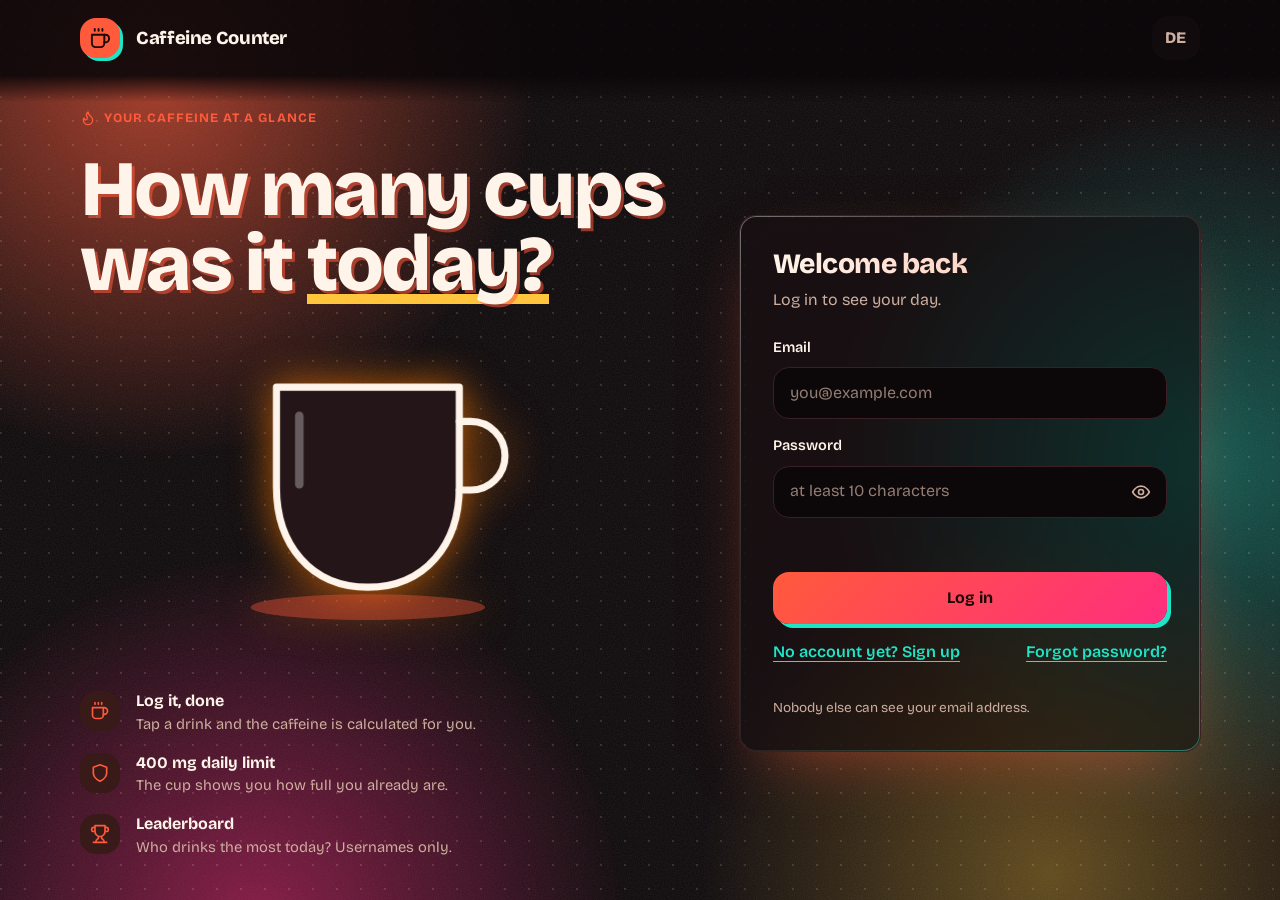
<file: index.html>
<!doctype html>
<html lang="de">
<head>
<meta charset="utf-8">
<meta name="viewport" content="width=device-width, initial-scale=1">
<!-- Auf GitHub Pages gibt es keine Server-Header: CSP hier. Erlaubt nur dieselbe Seite und Supabase. -->
<meta http-equiv="Content-Security-Policy" content="default-src 'self'; script-src 'self'; style-src 'self'; font-src 'self'; img-src 'self' data:; media-src 'self' blob:; connect-src 'self' https://*.supabase.co; object-src 'none'; base-uri 'self'; form-action 'self'">
<meta name="referrer" content="no-referrer">
<meta name="description" content="Koffein Rechner: Trag deine Getränke ein und sieh, wie viel Koffein du heute schon hattest.">
<meta name="theme-color" content="#0C0709">
<title>Koffein Rechner – Dein Tag in Tassen</title>
<link rel="icon" href="favicon.svg" type="image/svg+xml">
<link rel="manifest" href="manifest.webmanifest">
<link rel="apple-touch-icon" href="icons/apple-touch-icon.png">
<meta name="apple-mobile-web-app-capable" content="yes">
<meta name="mobile-web-app-capable" content="yes">
<meta name="apple-mobile-web-app-title" content="Koffein">
<meta name="apple-mobile-web-app-status-bar-style" content="black-translucent">
<link rel="preload" href="fonts/bricolage-grotesque-latin-wght-normal.woff2" as="font" type="font/woff2" crossorigin>
<link rel="stylesheet" href="style.css?v=20261120a">
</head>
<body class="booting">

<svg class="sprite" aria-hidden="true" focusable="false">
  <symbol id="i-coffee" viewBox="0 0 24 24"><path d="M10 2v2M14 2v2M6 2v2"/><path d="M16 8h1a4 4 0 0 1 0 8h-1"/><path d="M3 8h13v9a4 4 0 0 1-4 4H7a4 4 0 0 1-4-4Z"/></symbol>
  <symbol id="i-zap" viewBox="0 0 24 24"><path d="M13 2 3 14h9l-1 8 10-12h-9l1-8z"/></symbol>
  <symbol id="i-moon" viewBox="0 0 24 24"><path d="M12 3a6 6 0 0 0 9 9 9 9 0 1 1-9-9Z"/></symbol>
  <symbol id="i-heart" viewBox="0 0 24 24"><path d="M19 14c1.5-1.5 3-3.2 3-5.5A5.5 5.5 0 0 0 16.5 3c-1.8 0-3 .5-4.5 2-1.5-1.5-2.7-2-4.5-2A5.5 5.5 0 0 0 2 8.5c0 2.3 1.5 4 3 5.5l7 7Z"/></symbol>
  <symbol id="i-trophy" viewBox="0 0 24 24"><path d="M6 9H4.5a2.5 2.5 0 0 1 0-5H6M18 9h1.5a2.5 2.5 0 0 0 0-5H18M4 22h16M10 14.7V17c0 .6-.5 1-1.2 1.2C7.800 18.700 7 20.200 7 22M14 14.7V17c0 .6.5 1 1.2 1.2 1 .5 1.800 2 1.800 3.800M18 2H6v7a6 6 0 0 0 12 0V2Z"/></symbol>
  <symbol id="i-crown" viewBox="0 0 24 24"><path d="m2 4 3 12h14l3-12-6 7-4-7-4 7-6-7ZM5 20h14"/></symbol>
  <symbol id="i-plus" viewBox="0 0 24 24"><path d="M12 5v14M5 12h14"/></symbol>
  <symbol id="i-check" viewBox="0 0 24 24"><path d="M20 6 9 17l-5-5"/></symbol>
  <symbol id="i-x" viewBox="0 0 24 24"><path d="M18 6 6 18M6 6l12 12"/></symbol>
  <symbol id="i-trash" viewBox="0 0 24 24"><path d="M3 6h18M8 6V4h8v2M19 6l-1 14H6L5 6M10 11v6M14 11v6"/></symbol>
  <symbol id="i-eye" viewBox="0 0 24 24"><path d="M2 12s3.600-7 10-7 10 7 10 7-3.600 7-10 7S2 12 2 12Z"/><circle cx="12" cy="12" r="3"/></symbol>
  <symbol id="i-eye-off" viewBox="0 0 24 24"><path d="M9.900 4.200A10 10 0 0 1 12 5c6.400 0 10 7 10 7a17 17 0 0 1-2.200 3.100M6.600 6.600A17 17 0 0 0 2 12s3.600 7 10 7a9.700 9.700 0 0 0 5.400-1.600M2 2l20 20"/></symbol>
  <symbol id="i-logout" viewBox="0 0 24 24"><path d="M9 21H5a2 2 0 0 1-2-2V5a2 2 0 0 1 2-2h4M16 17l5-5-5-5M21 12H9"/></symbol>
  <symbol id="i-users" viewBox="0 0 24 24"><path d="M17 21v-2a4 4 0 0 0-4-4H5a4 4 0 0 0-4 4v2"/><circle cx="9" cy="7" r="4"/><path d="M23 21v-2a4 4 0 0 0-3-3.87"/><path d="M16 3.13a4 4 0 0 1 0 7.75"/></symbol>
  <symbol id="i-user" viewBox="0 0 24 24"><path d="M19 21v-2a4 4 0 0 0-4-4H9a4 4 0 0 0-4 4v2"/><circle cx="12" cy="7" r="4"/></symbol>
  <symbol id="i-mail" viewBox="0 0 24 24"><rect x="2" y="4" width="20" height="16" rx="2"/><path d="m22 7-10 6L2 7"/></symbol>
  <symbol id="i-bulb" viewBox="0 0 24 24"><path d="M15 14c.2-1 .7-1.700 1.500-2.500 1-.9 1.500-2.200 1.500-3.500A6 6 0 0 0 6 8c0 1 .2 2.200 1.500 3.500.7.700 1.300 1.500 1.500 2.500M9 18h6M10 22h4"/></symbol>
  <symbol id="i-clock" viewBox="0 0 24 24"><circle cx="12" cy="12" r="10"/><path d="M12 6v6l4 2"/></symbol>
  <symbol id="i-alert" viewBox="0 0 24 24"><path d="m21.700 18-8-14a2 2 0 0 0-3.500 0l-8 14A2 2 0 0 0 4 21h16a2 2 0 0 0 1.700-3ZM12 9v4M12 17h.01"/></symbol>
  <symbol id="i-back" viewBox="0 0 24 24"><path d="m12 19-7-7 7-7M19 12H5"/></symbol>
  <symbol id="i-send" viewBox="0 0 24 24"><path d="m22 2-7 20-4-9-9-4 20-7ZM22 2 11 13"/></symbol>
  <symbol id="i-chart" viewBox="0 0 24 24"><path d="M3 3v18h18M7 16v-6M12 16V6M17 16v-4"/></symbol>
  <symbol id="i-shield" viewBox="0 0 24 24"><path d="M12 22s8-4 8-10V5l-8-3-8 3v7c0 6 8 10 8 10Z"/></symbol>
  <symbol id="i-pulse" viewBox="0 0 24 24"><path d="M22 12h-4l-3 9L9 3l-3 9H2"/></symbol>
  <symbol id="i-sun" viewBox="0 0 24 24"><circle cx="12" cy="12" r="4"/><path d="M12 2v2M12 20v2M4.900 4.900l1.400 1.400M17.700 17.700l1.400 1.400M2 12h2M20 12h2M4.900 19.100l1.400-1.400M17.700 6.300l1.400-1.400"/></symbol>
  <symbol id="i-flame" viewBox="0 0 24 24"><path d="M8.500 14.500A2.500 2.500 0 0 0 11 12c0-1.400-.5-2-1-3-1.100-2.100-.2-4 2-6 .5 2.500 2 4.900 4 6.500 2 1.600 3 3.500 3 5.500a7 7 0 1 1-14 0c0-1.200.4-2.400 1-3 0 1.700 1 3 2.500 3Z"/></symbol>
  <symbol id="i-drop" viewBox="0 0 24 24"><path d="M12 22a7 7 0 0 0 7-7c0-2-1-3.900-3-5.500S13 5 12 2c-1 3-2.500 5.500-4.500 7.500S5 13 5 15a7 7 0 0 0 7 7Z"/></symbol>
  <symbol id="i-leaf" viewBox="0 0 24 24"><path d="M11 20A7 7 0 0 1 9.800 6.100C15.500 5 17 4.500 19 2c1 2 2 4.500 2 8 0 5.500-4.800 10-10 10ZM2 21c0-3 1.900-5.500 6-7"/></symbol>
  <symbol id="i-lock" viewBox="0 0 24 24"><rect x="4" y="11" width="16" height="10" rx="2"/><path d="M8 11V7a4 4 0 0 1 8 0v4"/></symbol>
  <symbol id="i-music" viewBox="0 0 24 24"><path d="M9 18V5l12-2v13"/><circle cx="6" cy="18" r="3"/><circle cx="18" cy="16" r="3"/></symbol>
  <symbol id="i-skip" viewBox="0 0 24 24"><path d="M5 4l10 8-10 8V4zM19 5v14"/></symbol>
  <symbol id="i-mute" viewBox="0 0 24 24"><path d="M11 5 6 9H2v6h4l5 4V5zM23 9l-6 6M17 9l6 6"/></symbol>
  <symbol id="i-volume" viewBox="0 0 24 24"><path d="M11 5 6 9H2v6h4l5 4V5zM15.5 8.5a5 5 0 0 1 0 7M19 5a10 10 0 0 1 0 14"/></symbol>
</svg>

<div id="bg" aria-hidden="true"><i class="dots"></i><i class="blob b1"></i><i class="blob b2"></i><i class="blob b3"></i><i class="blob b4"></i><i class="grain"></i><i class="strobe s1"></i><i class="strobe s2"></i><i class="scan"></i></div>

<div id="boot" aria-hidden="true"><div class="boot-mark"><svg class="ico"><use href="#i-coffee"/></svg></div></div>

<header class="top">
  <a class="brand" href="./" data-i18n-aria="brand_aria">
    <span class="brand-mark"><svg class="ico"><use href="#i-coffee"/></svg></span><span data-i18n="brand"></span>
  </a>
  <div class="tools">
    <button id="chaos" class="chaos-btn" type="button" hidden aria-pressed="false" data-locked="true" data-i18n-aria="chaos_aria">
      <svg class="ico"><use href="#i-zap"/></svg><span id="chaos-t" data-i18n="chaos_btn"></span><svg class="ico lockico"><use href="#i-lock"/></svg><i class="unlock-bar"></i>
    </button>
    <button id="lang" class="icon-btn lang-btn" type="button"><span id="lang-t">EN</span></button>
    <div id="userbox" hidden>
      <span class="chip"><svg class="ico"><use href="#i-user"/></svg><span id="who"></span></span>
      <button id="logout" class="icon-btn" type="button" data-i18n-aria="logout" data-tip><svg class="ico"><use href="#i-logout"/></svg></button>
    </div>
  </div>
</header>

<!-- ============ Anmelden ============ -->
<main id="auth-view" class="auth" hidden>
  <section class="auth-hero">
    <p class="eyebrow"><svg class="ico"><use href="#i-flame"/></svg><span data-i18n="eyebrow"></span></p>
    <h1 class="display"><span data-i18n="h1a"></span><br><span data-i18n="h1b"></span> <span class="hl" data-i18n="h1c"></span></h1>
    <div class="hero-row">
      <div id="hero-cup" class="hero-cup cup cup--demo"></div>
      <ul class="points">
        <li><span class="pt-ico"><svg class="ico"><use href="#i-coffee"/></svg></span><div><b data-i18n="pt1_t"></b><span class="t" data-i18n="pt1_x"></span></div></li>
        <li><span class="pt-ico"><svg class="ico"><use href="#i-shield"/></svg></span><div><b data-i18n="pt2_t"></b><span class="t" data-i18n="pt2_x"></span></div></li>
        <li><span class="pt-ico"><svg class="ico"><use href="#i-trophy"/></svg></span><div><b data-i18n="pt3_t"></b><span class="t" data-i18n="pt3_x"></span></div></li>
      </ul>
    </div>
  </section>

  <div class="auth-panel">
    <section class="panel" id="card-login">
      <h2 id="auth-title" data-i18n="auth_title_login"></h2>
      <p class="sub" id="auth-sub" data-i18n="auth_sub_login"></p>
      <form id="auth-form" novalidate>
        <div class="field"><label for="e" data-i18n="email"></label><input id="e" type="email" required maxlength="254" autocomplete="email" data-i18n-ph="email_ph"></div>
        <div class="field" id="user-row" hidden><label for="u" data-i18n="username"></label><input id="u" minlength="3" maxlength="20" pattern="[A-Za-z0-9_]{3,20}" autocomplete="nickname" data-i18n-ph="username_ph"><small data-i18n="username_hint"></small></div>
        <div class="field"><label for="p" data-i18n="password"></label>
          <div class="pw"><input id="p" type="password" required minlength="10" maxlength="72" autocomplete="current-password" data-i18n-ph="password_ph">
            <button class="icon-btn" type="button" data-toggle-pw="p" data-i18n-aria="show_pw"><svg class="ico"><use href="#i-eye"/></svg></button></div>
          <div id="strength" class="strength" data-s="0" hidden><i></i><i></i><i></i><i></i></div>
        </div>
        <input id="hp" class="hp" tabindex="-1" autocomplete="off" aria-hidden="true">
        <p id="auth-msg" class="msg" role="alert"></p>
        <button type="submit" id="auth-btn" class="btn block"><span id="auth-btn-t" data-i18n="btn_login"></span></button>
      </form>
      <div class="auth-links">
        <button id="toggle" class="link" type="button" data-i18n="toggle_to_reg"></button>
        <button id="forgot-link" class="link" type="button" data-i18n="forgot_link"></button>
      </div>
      <p class="fine" data-i18n="fine_email"></p>
    </section>

    <section class="panel" id="card-forgot" hidden>
      <h2 data-i18n="forgot_title"></h2>
      <p class="sub" data-i18n="forgot_sub"></p>
      <form id="forgot-form">
        <div class="field"><label for="fe" data-i18n="email"></label><input id="fe" type="email" required maxlength="254" autocomplete="email" data-i18n-ph="email_ph"></div>
        <p id="forgot-msg" class="msg" role="alert"></p>
        <button type="submit" class="btn block"><span data-i18n="send_link"></span></button>
      </form>
      <div class="auth-links"><button class="link back" type="button" data-i18n="back_login"></button></div>
    </section>

    <section class="panel" id="card-reset" hidden>
      <h2 data-i18n="reset_title"></h2>
      <p class="sub" data-i18n="reset_sub"></p>
      <form id="reset-form">
        <div class="field"><label for="rp" data-i18n="new_pw"></label>
          <div class="pw"><input id="rp" type="password" required minlength="10" maxlength="72" autocomplete="new-password">
            <button class="icon-btn" type="button" data-toggle-pw="rp" data-i18n-aria="show_pw"><svg class="ico"><use href="#i-eye"/></svg></button></div></div>
        <p id="reset-msg" class="msg" role="alert"></p>
        <button type="submit" class="btn block"><span data-i18n="save_pw"></span></button>
      </form>
    </section>

    <section class="panel" id="card-done" hidden>
      <div class="done">
        <div class="done-ico"><svg class="ico"><use href="#i-mail"/></svg></div>
        <h2 data-i18n="done_title"></h2>
        <p class="sub" data-i18n="done_sub"></p>
        <button class="btn ghost back" type="button"><svg class="ico"><use href="#i-back"/></svg><span data-i18n="to_login"></span></button>
      </div>
    </section>
  </div>
</main>

<!-- ============ App ============ -->
<main id="app-view" class="app" hidden>
  <nav class="tabs" id="main-tabs" role="tablist" data-i18n-aria="tabs_aria">
    <span class="tab-ind" aria-hidden="true"></span>
    <button role="tab" aria-selected="true" data-tab="dash" type="button"><svg class="ico"><use href="#i-coffee"/></svg><span data-i18n="tab_today"></span></button>
    <button role="tab" aria-selected="false" data-tab="board" type="button"><svg class="ico"><use href="#i-trophy"/></svg><span data-i18n="tab_board"></span></button>
    <button role="tab" aria-selected="false" data-tab="friends" type="button"><svg class="ico"><use href="#i-users"/></svg><span data-i18n="tab_friends"></span><span class="tab-badge" id="fr-badge" hidden></span></button>
    <button role="tab" aria-selected="false" data-tab="suggest" type="button"><svg class="ico"><use href="#i-bulb"/></svg><span data-i18n="tab_suggest"></span></button>
    <button role="tab" aria-selected="false" data-tab="account" type="button"><svg class="ico"><use href="#i-user"/></svg><span data-i18n="tab_account"></span></button>
  </nav>

  <section id="tab-dash" class="tab">
    <div class="dash is-loading" id="dash">
      <div class="stage">
        <div id="cup" class="cup"></div>
        <div class="reading"><span class="big" id="total">0</span><span class="unit">mg</span></div>
        <p class="left-line" id="left-line"><span id="ll-pre"></span><b id="remaining">400</b><span id="ll-post"></span></p>
        <div class="track" id="track" role="progressbar" aria-valuemin="0" aria-valuemax="400" aria-valuenow="0" data-i18n-aria="progress_aria"><i id="fill"></i></div>
        <div class="clear" id="clear" hidden>
          <svg class="ico"><use href="#i-clock"/></svg>
          <div><span class="cl-t" data-i18n="clear_title"></span><b class="cl-v" id="cl-v"></b><span class="cl-s" id="cl-s"></span></div>
        </div>
        <p class="pill" id="pill"><svg class="ico"><use href="#i-sun"/></svg><span id="warn"></span></p>
      </div>

      <div>
        <div class="sec-h"><h2 data-i18n="what_drink"></h2></div>
        <div id="drinks" class="drinks" role="radiogroup" data-i18n-aria="pick_aria"></div>
        <div class="sizes" id="sizes" hidden>
          <div class="sec-h"><h3 data-i18n="size_h"></h3><small id="size-name"></small></div>
          <div class="size-grid" id="size-grid" role="radiogroup" data-i18n-aria="size_h"></div>
        </div>
        <div class="addbar">
          <p class="sel-sum" id="preview" aria-live="polite"></p>
          <button id="add" class="btn" type="button" disabled><svg class="ico"><use href="#i-plus"/></svg><span data-i18n="add"></span></button>
        </div>

        <div class="sec-h today"><h2 data-i18n="today_h"></h2><small id="count"></small></div>
        <ul id="list" class="log"></ul>
      </div>
    </div>
  </section>

  <section id="tab-board" class="tab narrow" hidden>
    <div class="sec-h"><h2 data-i18n="board_h"></h2><small data-i18n="board_sub"></small></div>
    <div class="board-ctl">
    <div class="tabs seg" id="seg2" role="tablist" data-i18n-aria="scope_aria">
        <span class="tab-ind" aria-hidden="true"></span>
        <button role="tab" aria-selected="true" data-s="all" type="button" data-i18n="scope_all"></button>
        <button role="tab" aria-selected="false" data-s="friends" type="button" data-i18n="scope_friends"></button>
      </div>
    <div class="tabs seg" id="seg" role="tablist" data-i18n-aria="seg_aria">
      <span class="tab-ind" aria-hidden="true"></span>
      <button role="tab" aria-selected="true" data-p="day" type="button" data-i18n="p_day"></button>
      <button role="tab" aria-selected="false" data-p="week" type="button" data-i18n="p_week"></button>
      <button role="tab" aria-selected="false" data-p="month" type="button" data-i18n="p_month"></button>
    </div>
    </div>
    <div id="board"></div>
    <p class="board-tip" data-i18n="board_tip"></p>
  </section>

  <section id="tab-friends" class="tab narrow" hidden>
    <div class="panel">
      <h2 data-i18n="fr_title"></h2>
      <p class="sub" data-i18n="fr_sub"></p>
      <form id="fr-form" autocomplete="off">
        <div class="field"><label for="fr-name" data-i18n="fr_name"></label><input id="fr-name" required minlength="3" maxlength="20" pattern="[A-Za-z0-9_]{3,20}" autocomplete="off" autocapitalize="off" spellcheck="false" data-i18n-ph="fr_name_ph"></div>
        <p id="fr-msg" class="msg" role="alert"></p>
        <button type="submit" class="btn block"><svg class="ico"><use href="#i-plus"/></svg><span data-i18n="fr_send"></span></button>
      </form>
      <p class="hint" data-i18n="fr_privacy"></p>
    </div>
    <div id="fr-body"></div>
  </section>

  <section id="tab-suggest" class="tab narrow" hidden>
    <div class="panel">
      <h2 data-i18n="sg_title"></h2>
      <p class="sub" data-i18n="sg_sub"></p>
      <form id="sg-form">
        <div class="field"><label for="sg-name" data-i18n="sg_name"></label><input id="sg-name" required maxlength="60" data-i18n-ph="sg_name_ph"></div>
        <div class="field"><label for="sg-portion" data-i18n="sg_portion"></label><input id="sg-portion" required maxlength="30" data-i18n-ph="sg_portion_ph"></div>
        <div class="field"><label for="sg-mg" data-i18n="sg_mg"></label><input id="sg-mg" type="number" min="0" max="1000" required inputmode="numeric" data-i18n-ph="sg_mg_ph"><small data-i18n="sg_mg_hint"></small></div>
        <p id="sg-msg" class="msg" role="alert"></p>
        <button type="submit" class="btn block"><svg class="ico"><use href="#i-send"/></svg><span data-i18n="sg_send"></span></button>
      </form>
    </div>
  </section>

  <section id="tab-account" class="tab narrow" hidden>
    <div class="panel">
      <h2 data-i18n="acc_title"></h2>
      <p class="sub"><span data-i18n="acc_as"></span><b id="who2"></b></p>
      <button id="logout2" class="btn ghost block" type="button"><svg class="ico"><use href="#i-logout"/></svg><span data-i18n="logout"></span></button>
      <hr class="div">
      <h3 data-i18n="mus_title"></h3>
      <p class="sub" data-i18n="mus_sub"></p>
      <div class="field"><label for="pl-select" data-i18n="mus_pl"></label><select id="pl-select"></select></div>
      <form id="nsfw-form" autocomplete="off">
        <div class="field"><label for="nsfw-code" data-i18n="mus_code"></label><input id="nsfw-code" type="password" maxlength="40" autocomplete="off" spellcheck="false"></div>
        <p id="nsfw-msg" role="status"></p>
        <button class="btn ghost block" type="submit" id="nsfw-go"><svg class="ico"><use href="#i-lock"/></svg><span data-i18n="mus_unlock"></span></button>
      </form>
      <button id="nsfw-lock" class="btn ghost block" type="button" hidden><svg class="ico"><use href="#i-lock"/></svg><span data-i18n="mus_lock"></span></button>
      <hr class="div">
      <div id="fx-box" hidden>
        <h3 data-i18n="fx_title"></h3>
        <p class="sub" data-i18n="fx_hint"></p>
        <button id="fx-toggle" class="btn ghost block" type="button"></button>
      </div>
      <hr class="div">
      <h3 class="danger-t" data-i18n="del_title"></h3>
      <p class="sub" data-i18n="del_sub"></p>
      <button id="del-open" class="btn danger block" type="button"><svg class="ico"><use href="#i-trash"/></svg><span data-i18n="del_open"></span></button>
    </div>
  </section>
</main>

<dialog id="prof-dialog" aria-labelledby="prof-name">
  <div id="prof-body"></div>
  <div class="row"><button class="btn ghost" type="button" id="prof-close"><span data-i18n="prof_close"></span></button></div>
</dialog>

<dialog id="del-dialog" aria-labelledby="del-title">
  <form id="del-form" method="dialog">
    <h3 id="del-title" data-i18n="dlg_title"></h3>
    <p data-i18n="dlg_text"></p>
    <div class="field"><label for="del-pw" data-i18n="password"></label><input id="del-pw" type="password" required maxlength="72" autocomplete="current-password"></div>
    <p id="del-msg" class="msg" role="alert"></p>
    <div class="row">
      <button type="button" id="del-cancel" class="btn ghost"><span data-i18n="cancel"></span></button>
      <button type="submit" class="btn danger"><span data-i18n="del_confirm"></span></button>
    </div>
  </form>
</dialog>

<dialog id="chaos-dialog" aria-labelledby="chaos-title">
  <form method="dialog">
    <h3 id="chaos-title" data-i18n="warn_title"></h3>
    <p data-i18n="warn_text"></p>
    <div class="row">
      <button type="button" id="chaos-cancel" class="btn ghost"><span data-i18n="cancel"></span></button>
      <button type="button" id="chaos-go" class="btn"><svg class="ico"><use href="#i-zap"/></svg><span data-i18n="warn_go"></span></button>
    </div>
  </form>
</dialog>

<div id="loader" aria-live="polite" aria-hidden="true">
  <div class="ld">
    <div class="pour cup" id="ld-cup"></div>
    <p class="ld-kicker"><svg class="ico"><use href="#i-pulse"/></svg><span data-i18n="ld_kicker"></span></p>
    <div class="ld-fact" id="ld-fact"></div>
    <div class="ld-bar"><i></i></div>
  </div>
</div>

<div id="ticker" class="ticker" aria-hidden="true"><div class="tk" id="tk"></div></div>
<div id="player" hidden>
  <svg class="ico"><use href="#i-music"/></svg><span class="np" id="np"></span>
  <button id="mute" class="icon-btn" type="button" data-i18n-aria="music_mute" data-tip><svg class="ico"><use href="#i-volume"/></svg></button>
  <button id="skip" class="icon-btn" type="button" data-i18n-aria="music_next" data-tip><svg class="ico"><use href="#i-skip"/></svg></button>
</div>
<div id="toasts" aria-live="polite"></div>
<div id="fx" aria-hidden="true"></div>
<div id="eq" aria-hidden="true"></div>

<script src="supabase.js"></script>
<script src="config.js?v=20261120a"></script>
<script src="i18n.js?v=20261120a"></script>
<script src="chaos.js?v=20261120a"></script>
<script src="water.js?v=20261120a"></script>
<script src="ui.js?v=20261120a"></script>
<script src="pwa.js?v=20261120a"></script>
<script src="app.js?v=20261120a"></script>
</body>
</html>
</file>
<file: style.css>
/* Koffein Rechner – Design-System. Regeln und Tokens: siehe DESIGN.md */
@font-face{font-family:"Bricolage Grotesque";src:url("fonts/bricolage-grotesque-latin-wght-normal.woff2") format("woff2");font-weight:200 800;font-style:normal;font-display:swap}

:root{
  /* Abstände: nur diese sieben Werte */
  --s1:4px;--s2:8px;--s3:16px;--s4:24px;--s5:32px;--s6:48px;--s7:72px;
  /* Ein Eckenradius für alles */
  --r:16px;
  /* Palette "Espresso Aurora": warme Farben liegen nebeneinander (Glut > Koralle > Pink > Gold), dazu genau ein kühler Kontrast (Türkis).
     accent = Hauptaktion · pink = Verlauf/Glow · volt (türkis) = Schlagschatten, Links, Erfolg · honey = Highlights · rot nur Limit */
  --bg:#0C0709;--surface:#181012;--ink:#FFF4EA;--mute:#CDAE9F;--line:#3A2024;
  --accent:#FF5A3C;--accent-ink:#1A0905;--pink:#FF2E7E;--volt:#1FE5C8;--honey:#FFC53D;--fire:#FF7A00;--danger:#FF3355;
  --coffee:#E8590C;--coffee-2:#FFB43A;--porcelain:#241519;
  --shadow:0 0 0 1px var(--line),0 24px 60px -24px rgba(255,90,60,.5);
  --ease:cubic-bezier(.2,.8,.2,1);--spring:cubic-bezier(.34,1.56,.64,1);
  --font:"Bricolage Grotesque",ui-sans-serif,system-ui,-apple-system,"Segoe UI",sans-serif;
  --maxw:1120px;
}

*{box-sizing:border-box;margin:0}
[hidden]{display:none!important}
html{color-scheme:dark;background:var(--bg);scroll-behavior:smooth;overflow-x:clip;overscroll-behavior-x:none}
body{overflow-x:clip;max-width:100%;font:400 1rem/1.55 var(--font);color:var(--ink);min-height:100dvh;-webkit-font-smoothing:antialiased}
button,input,select,textarea{font:inherit;color:inherit}
:focus-visible{outline:3px solid color-mix(in srgb,var(--accent) 65%,transparent);outline-offset:2px}
.sprite{position:absolute;width:0;height:0;overflow:hidden}
.ico{width:1.25em;height:1.25em;fill:none;stroke:currentColor;stroke-width:2;stroke-linecap:round;stroke-linejoin:round;flex:none}
h1,h2,h3{letter-spacing:-.02em;line-height:1.1}
small,.hint{color:var(--mute);font-size:.875rem}
.sub{color:var(--mute);margin:var(--s2) 0 var(--s4)}
.center{text-align:center;justify-content:center}


/* ---------- Hintergrund: Aurora (immer an) ---------- */
#bg{position:fixed;inset:0;z-index:0;overflow:hidden;pointer-events:none}
#bg .dots{position:absolute;inset:0;background-image:radial-gradient(circle at 1px 1px,rgba(255,196,160,.16) 1px,transparent 0);background-size:var(--s4) var(--s4)}
#bg .blob{position:absolute;width:64vmax;height:64vmax;border-radius:50%;mix-blend-mode:screen;will-change:transform;animation:drift 26s ease-in-out infinite alternate}
#bg .b1{left:-20vmax;top:-26vmax;opacity:.62;background:radial-gradient(circle,var(--accent) 0,transparent 66%)}
#bg .b2{right:-26vmax;top:4vmax;opacity:.36;background:radial-gradient(circle,var(--volt) 0,transparent 62%);animation-duration:33s;animation-delay:-8s}
#bg .b3{left:-12vmax;bottom:-34vmax;opacity:.5;background:radial-gradient(circle,var(--pink) 0,transparent 64%);animation-duration:29s;animation-delay:-14s}
#bg .b4{right:-14vmax;bottom:-30vmax;opacity:.34;background:radial-gradient(circle,var(--honey) 0,transparent 60%);animation-duration:36s;animation-delay:-3s}
#bg .grain{position:absolute;inset:0;opacity:.10;mix-blend-mode:overlay;background-image:url("data:image/svg+xml,%3Csvg xmlns=%27http://www.w3.org/2000/svg%27 width=%27160%27 height=%27160%27%3E%3Cfilter id=%27n%27%3E%3CfeTurbulence type=%27fractalNoise%27 baseFrequency=%27.85%27 numOctaves=%272%27 stitchTiles=%27stitch%27/%3E%3CfeColorMatrix values=%270 0 0 0 1  0 0 0 0 1  0 0 0 0 1  0 0 0 .9 0%27/%3E%3C/filter%3E%3Crect width=%27100%25%27 height=%27100%25%27 filter=%27url%28%23n%29%27/%3E%3C/svg%3E");background-size:160px 160px}
#bg .fb{position:absolute;bottom:-40px;width:12px;height:17px;border-radius:50%;background:var(--coffee-2);opacity:0;transform:scale(var(--sz,1));animation:floatUp var(--t,22s) linear var(--d,0s) infinite}
#bg .fb:nth-child(3n){background:var(--pink)}#bg .fb:nth-child(3n+1){background:var(--honey)}
#bg .strobe,#bg .scan{position:absolute;inset:0;display:none}
@keyframes drift{from{transform:translate(0,0) scale(1)}to{transform:translate(12vmax,9vmax) scale(1.22)}}
@keyframes floatUp{0%{transform:translate(0,0) rotate(0) scale(var(--sz,1));opacity:0}10%{opacity:.5}90%{opacity:.5}100%{transform:translate(var(--sx,40px),-115vh) rotate(var(--rot,360deg)) scale(var(--sz,1));opacity:0}}

/* ---------- Kopfzeile ---------- */
.top{position:sticky;top:0;z-index:20;display:flex;align-items:center;justify-content:space-between;gap:var(--s3);
  padding:var(--s3) max(var(--s4),calc((100% - var(--maxw))/2));
  background:color-mix(in srgb,var(--bg) 80%,transparent);backdrop-filter:blur(14px);-webkit-backdrop-filter:blur(14px)}
.brand{white-space:nowrap;display:inline-flex;align-items:center;gap:var(--s3);font-weight:800;font-size:1.15rem;letter-spacing:-.02em;color:inherit;text-decoration:none}
.brand-mark{width:40px;height:40px;display:grid;place-items:center;background:var(--accent);box-shadow:3px 3px 0 var(--volt);color:var(--accent-ink);border-radius:var(--r);transition:transform .3s var(--spring)}
.brand:hover .brand-mark{animation:wiggle .6s var(--ease)}
#userbox{display:flex;align-items:center;gap:var(--s2)}
.chip{display:inline-flex;align-items:center;gap:var(--s2);padding:var(--s2) var(--s3);border:1px solid var(--line);border-radius:var(--r);background:var(--surface);font-weight:600;font-size:.9rem;max-width:44vw}
.chip span{overflow:hidden;text-overflow:ellipsis;white-space:nowrap}


.tools{display:flex;align-items:center;gap:var(--s2)}
.lang-btn{width:auto;min-width:48px;padding:0 var(--s2);font-weight:800;letter-spacing:.04em;border:1.5px solid var(--line);color:var(--ink)}
.lang-btn:hover{border-color:var(--volt);color:var(--volt)}
.chaos-btn{position:relative;display:inline-flex;align-items:center;gap:var(--s2);min-height:44px;padding:0 var(--s3);border:1.5px dashed var(--mute);border-radius:var(--r);
  background:transparent;color:var(--mute);font-weight:800;letter-spacing:.1em;cursor:pointer;overflow:hidden;transition:transform .25s var(--spring),background .3s,color .3s,border-color .3s}
.chaos-btn:hover{transform:translateY(-2px)}
.chaos-btn .unlock-bar{position:absolute;left:0;bottom:0;height:3px;width:100%;transform-origin:left;transform:scaleX(var(--p,0));background:var(--honey);transition:transform .9s var(--ease)}
.chaos-btn[data-locked="false"]{border:1.5px solid var(--honey);color:var(--honey);animation:ready 2s ease-in-out infinite}
.chaos-btn[data-locked="false"] .lockico,.chaos-btn[data-locked="false"] .unlock-bar{display:none}
.chaos-btn[aria-pressed="true"]{background:var(--accent);color:var(--accent-ink);border-color:var(--accent);animation:none}
.chaos-btn.nope{animation:shake .5s var(--ease)}
.chaos-btn.unlock-pop{animation:pop .7s var(--spring),ready 2s .7s ease-in-out infinite}
@keyframes ready{0%,100%{box-shadow:0 0 0 0 transparent}50%{box-shadow:0 0 22px 0 rgba(255,197,61,.7)}}

/* ---------- Boot ---------- */
#boot{position:fixed;inset:0;display:none;place-items:center;z-index:5}
.booting #boot{display:grid}
.booting #auth-view,.booting #app-view{display:none}
.boot-mark{width:72px;height:72px;display:grid;place-items:center;background:var(--accent);color:var(--accent-ink);border-radius:var(--r);animation:pulse 1.2s ease-in-out infinite}
.boot-mark .ico{width:36px;height:36px}

/* ---------- Buttons & Eingaben ---------- */
.btn{display:inline-flex;align-items:center;justify-content:center;gap:var(--s2);min-height:52px;padding:0 var(--s4);border:0;border-radius:var(--r);
  background:linear-gradient(135deg,var(--accent),var(--pink));color:var(--accent-ink);font-weight:700;cursor:pointer;position:relative;
  box-shadow:4px 4px 0 var(--volt);
  transition:transform .2s var(--spring),box-shadow .2s,filter .2s}
.btn:hover{transform:translate(-2px,-2px);box-shadow:7px 7px 0 var(--volt);filter:brightness(1.08)}
.btn:active{transform:translate(3px,3px);box-shadow:1px 1px 0 var(--volt)}
.btn:disabled{opacity:.45;cursor:not-allowed;transform:none;box-shadow:4px 4px 0 var(--line)}
.btn.block{width:100%}
.btn.ghost{background:transparent;color:var(--ink);border:1.5px solid var(--mute);box-shadow:none}
.btn.ghost:hover{background:color-mix(in srgb,var(--ink) 8%,transparent);box-shadow:none;border-color:var(--volt);color:var(--volt)}
.btn.danger{background:var(--danger);color:#fff;box-shadow:4px 4px 0 var(--honey)}
.btn.danger:hover{box-shadow:7px 7px 0 var(--honey)}
.btn.loading{pointer-events:none}
.btn.loading>*{opacity:0}
.btn.loading::after{content:"";position:absolute;width:22px;height:22px;border:3px solid color-mix(in srgb,var(--accent-ink) 35%,transparent);border-top-color:var(--accent-ink);border-radius:50%;animation:spin .7s linear infinite}
.link{background:none;border:0;padding:var(--s2) 0;color:var(--volt);font-weight:600;cursor:pointer;text-decoration:underline;text-underline-offset:4px}
.icon-btn{width:44px;height:44px;display:grid;place-items:center;border:0;border-radius:var(--r);background:transparent;color:var(--mute);cursor:pointer;transition:background .2s,color .2s,transform .25s var(--spring)}
.icon-btn:hover{background:color-mix(in srgb,var(--ink) 8%,transparent);color:var(--ink)}
.icon-btn:active{transform:scale(.88)}

.field{display:grid;gap:var(--s2);margin-bottom:var(--s3)}
.field label{font-weight:600;font-size:.9rem}
.field select{width:100%;min-height:52px;padding:0 var(--s3);background:var(--bg);color:var(--ink);border:1.5px solid var(--line);border-radius:var(--r)}
#nsfw-form[hidden],#nsfw-lock[hidden]{display:none}
.field input{width:100%;min-height:52px;padding:0 var(--s3);background:var(--bg);border:1.5px solid var(--line);border-radius:var(--r);transition:border-color .2s,box-shadow .2s,background .2s}
.field input::placeholder{color:color-mix(in srgb,var(--mute) 70%,transparent)}
.field input:hover{border-color:color-mix(in srgb,var(--ink) 25%,var(--line))}
.field input:focus{outline:0;border-color:var(--accent);box-shadow:0 0 0 4px color-mix(in srgb,var(--accent) 20%,transparent);background:var(--surface)}
.pw{position:relative}
.pw input{padding-right:56px}
.pw .icon-btn{position:absolute;right:var(--s1);top:50%;transform:translateY(-50%)}
.pw .icon-btn:active{transform:translateY(-50%) scale(.88)}
.hp{position:absolute;left:-9999px;width:1px;height:1px;opacity:0}
.msg{min-height:1.5em;margin:var(--s1) 0 var(--s3);font-size:.95rem;font-weight:500}
.msg.err{color:var(--danger)}
.msg.ok{color:var(--honey)}
.strength{display:grid;grid-template-columns:repeat(4,1fr);gap:var(--s1);height:6px}
.strength i{background:var(--line);border-radius:var(--r);transition:background .3s,transform .4s var(--spring)}
.strength[data-s="1"] i:nth-child(-n+1){background:var(--danger)}
.strength[data-s="2"] i:nth-child(-n+2),.strength[data-s="3"] i:nth-child(-n+3),.strength[data-s="4"] i:nth-child(-n+4){background:var(--accent)}
.strength[data-s] i:not([style]){transform:none}
.panel{background:var(--surface);border:1px solid var(--line);border-radius:var(--r);padding:var(--s5);box-shadow:var(--shadow)}
.panel h2{font-size:1.75rem;font-weight:800}
.swap{animation:swap .5s var(--ease)}

/* ---------- Login ---------- */
.auth,.app,.lost{position:relative;z-index:1}
.auth{display:grid;grid-template-columns:1.1fr .9fr;gap:var(--s6);align-items:center;width:min(var(--maxw),calc(100% - 2*var(--s4)));margin:var(--s5) auto var(--s7);min-height:calc(100dvh - 160px)}
.eyebrow{display:inline-flex;align-items:center;gap:var(--s2);font-weight:700;letter-spacing:.08em;text-transform:uppercase;font-size:.8rem;color:var(--accent);margin-bottom:var(--s3)}
.display{text-shadow:3px 3px 0 rgba(255,90,60,.55);font-size:clamp(2.6rem,6.4vw,4.9rem);line-height:.96;font-weight:800;letter-spacing:-.035em}
.hl{background:linear-gradient(var(--honey),var(--honey)) 0 92%/0 .13em no-repeat;animation:underline 1s .5s var(--ease) forwards;white-space:nowrap}
.lead{font-size:1.2rem;color:var(--mute);max-width:34ch;margin:var(--s4) 0}
.auth-hero{display:grid;gap:var(--s2);justify-items:start}
.hero-row{display:flex;align-items:center;gap:var(--s5);flex-wrap:wrap;width:100%}
.hero-cup{width:min(240px,50%);flex:none}
.points{list-style:none;padding:0;display:grid;gap:var(--s3)}
.points li{display:flex;gap:var(--s3);align-items:flex-start;animation:rise .6s var(--ease) backwards}
.points li:nth-child(1){animation-delay:.4s}.points li:nth-child(2){animation-delay:.52s}.points li:nth-child(3){animation-delay:.64s}
.pt-ico{width:40px;height:40px;display:grid;place-items:center;border-radius:var(--r);background:color-mix(in srgb,var(--accent) 14%,var(--surface));color:var(--accent);flex:none}
.points b{display:block;line-height:1.3}
.points span.t{color:var(--mute);font-size:.92rem}
.auth-panel{width:100%;max-width:460px;justify-self:end;animation:rise .7s .2s var(--ease) backwards}
.auth-links{display:flex;justify-content:space-between;gap:var(--s3);flex-wrap:wrap;margin-top:var(--s2)}
.fine{margin-top:var(--s4);color:var(--mute);font-size:.85rem}
.done{display:grid;justify-items:center;text-align:center;gap:var(--s3);padding:var(--s3) 0}
.done-ico{width:88px;height:88px;display:grid;place-items:center;border-radius:50%;background:var(--accent);color:var(--accent-ink);animation:pop .6s var(--spring),ping 1.8s .5s ease-out infinite}
.done-ico .ico{width:40px;height:40px;animation:drop .8s .1s var(--ease) backwards}

/* ---------- App-Rahmen ---------- */
.app{width:min(var(--maxw),calc(100% - 2*var(--s4)));margin:var(--s4) auto var(--s7)}
.narrow{max-width:560px;margin-inline:auto}
.tabs{position:relative;display:flex;gap:var(--s1);padding:var(--s1);background:var(--surface);border:1px solid var(--line);border-radius:var(--r);width:fit-content;max-width:100%;margin:0 auto var(--s6)}
.tabs button{position:relative;z-index:1;display:inline-flex;align-items:center;justify-content:center;gap:var(--s2);min-height:44px;padding:var(--s2) var(--s3);border:0;background:none;color:var(--mute);font-weight:600;border-radius:var(--r);cursor:pointer;transition:color .25s}
.tabs button:hover{color:var(--ink)}
.tabs button[aria-selected="true"]{color:var(--accent-ink)}
.tab-ind{position:absolute;z-index:0;top:var(--s1);bottom:var(--s1);left:0;width:var(--w,0);transform:translateX(var(--x,0));background:var(--accent);border-radius:var(--r);transition:transform .5s var(--spring),width .5s var(--spring)}
.seg{width:100%;margin-bottom:var(--s5)}
.seg button{flex:1}
.tab:not([hidden]){animation:rise .55s var(--ease)}
.sec-h{display:flex;align-items:baseline;justify-content:space-between;gap:var(--s3);margin-bottom:var(--s3)}
.sec-h h2{font-size:1.6rem;font-weight:800}

/* ---------- Dashboard ---------- */
.dash{display:grid;grid-template-columns:minmax(0,.9fr) minmax(0,1.1fr);gap:var(--s7);align-items:start}
.stage{position:sticky;top:96px;text-align:center}
.cup{width:min(300px,78%);margin:0 auto}
.cup,.hero-cup{filter:drop-shadow(0 0 calc(8px + var(--lvl,.35)*34px) rgba(255,122,0,.7));transition:filter 1.5s var(--ease)}
.cup.over{filter:drop-shadow(0 0 40px rgba(255,59,48,.85))}
.reading{display:flex;justify-content:center;align-items:baseline;gap:var(--s2);margin-top:var(--s3)}
.big{text-shadow:4px 4px 0 var(--pink),-2px -2px 0 var(--volt);font-size:clamp(3.75rem,9vw,5.75rem);font-weight:800;letter-spacing:-.045em;line-height:1;font-variant-numeric:tabular-nums}
.unit{font-size:1.3rem;font-weight:700;color:var(--mute)}
.left-line{margin-top:var(--s2);color:var(--mute)}
.left-line b{color:var(--ink);font-variant-numeric:tabular-nums}
.track{height:12px;border-radius:var(--r);background:var(--line);overflow:hidden;margin:var(--s4) auto 0;max-width:360px}
.track i{display:block;height:100%;transform-origin:left;transform:scaleX(var(--p,0));background:var(--accent);box-shadow:0 0 18px var(--accent);border-radius:var(--r);transition:transform 1.3s var(--ease),background .4s}
.track.over i{background:var(--danger);box-shadow:0 0 18px var(--danger)}
.pill{max-width:100%;text-align:left;border:1px solid color-mix(in srgb,var(--accent) 55%,transparent);display:inline-flex;align-items:center;gap:var(--s2);padding:var(--s2) var(--s3);margin-top:var(--s4);border-radius:var(--r);background:color-mix(in srgb,var(--accent) 13%,var(--surface));color:var(--accent);font-weight:700;transition:background .4s,color .4s}
.pill.over{background:color-mix(in srgb,var(--danger) 13%,var(--surface));color:var(--danger)}
.pill.pop{animation:pop .5s var(--spring)}
.is-loading .big{color:transparent;background:linear-gradient(90deg,var(--line),color-mix(in srgb,var(--line) 35%,var(--surface)),var(--line));background-size:200% 100%;animation:shimmer 1.2s linear infinite;border-radius:var(--r)}

.drinks{display:grid;grid-template-columns:repeat(auto-fill,minmax(150px,1fr));gap:var(--s3)}
.drink{display:grid;gap:var(--s1);justify-items:start;align-content:start;padding:var(--s3);text-align:left;background:var(--surface);border:1.5px solid var(--line);border-radius:var(--r);cursor:pointer;
  transition:transform .3s var(--spring),border-color .2s,background .2s,box-shadow .25s;animation:rise .5s var(--ease) backwards;animation-delay:calc(var(--i,0)*40ms)}
.drink:hover{transform:translateY(-4px);border-color:var(--volt);box-shadow:0 0 0 1px var(--volt),0 14px 34px -14px rgba(25,227,255,.6)}
.drink:active{transform:scale(.97)}
.drink[aria-checked="true"]{border-color:var(--accent);background:color-mix(in srgb,var(--accent) 9%,var(--surface));box-shadow:0 0 0 1px var(--accent),0 0 28px -4px var(--accent)}
.d-ico{width:40px;height:40px;display:grid;place-items:center;border-radius:var(--r);background:color-mix(in srgb,var(--ink) 7%,transparent);color:var(--coffee-2);margin-bottom:var(--s2);transition:background .25s,color .25s}
.drink[aria-checked="true"] .d-ico{background:var(--accent);color:var(--accent-ink);animation:pop .45s var(--spring)}
.d-name{font-weight:700;line-height:1.2}
.d-sub{font-size:.85rem;color:var(--mute)}
.d-mg{margin-top:var(--s1);font-weight:800;font-variant-numeric:tabular-nums}
.d-mg small{font-weight:600}
.addbar{display:flex;align-items:center;justify-content:space-between;gap:var(--s3);flex-wrap:wrap;margin:var(--s4) 0 var(--s7)}
.sel-sum{font-weight:600}
.sel-sum small{display:block}
.today{margin-top:0}
.log{list-style:none;padding:0}
.log li{display:grid;grid-template-columns:auto 1fr auto auto;gap:var(--s3);align-items:center;padding:var(--s2) 0 var(--s2);border-top:1px solid var(--line);animation:rise .45s var(--ease) backwards;min-height:60px}
.log li.new{animation:slideIn .7s var(--spring)}
.log li.leaving{animation:leave .3s var(--ease) forwards}
.log .time{font-variant-numeric:tabular-nums;color:var(--mute);font-size:.9rem;min-width:3.2rem}
.log .nm{font-weight:600}
.log .mg{font-weight:800;font-variant-numeric:tabular-nums}
.sk-row{height:52px;margin:var(--s2) 0;background:linear-gradient(90deg,var(--line),color-mix(in srgb,var(--line) 35%,var(--surface)),var(--line));background-size:200% 100%;animation:shimmer 1.2s linear infinite;border-radius:var(--r)}
.foot{margin-top:var(--s5)}
.empty{display:grid;justify-items:center;gap:var(--s2);text-align:center;padding:var(--s5) var(--s3);border-top:1px solid var(--line)}
.empty h3{font-size:1.2rem}
.empty p{color:var(--mute);max-width:32ch;margin-bottom:var(--s2)}
.art{width:112px;height:112px;color:var(--mute)}
.art .st{stroke-dasharray:4 9;animation:dash 1.6s linear infinite}

/* ---------- Tasse ---------- */
.cup-svg{width:100%;height:auto;overflow:visible;display:block}
.cup-svg .saucer{fill:color-mix(in srgb,var(--accent) 38%,transparent)}
.cup-svg .body-fill{fill:var(--porcelain)}
.cup-svg .outline,.cup-svg .handle{fill:none;stroke:var(--ink);stroke-width:5;stroke-linecap:round;stroke-linejoin:round}
.cup-svg .shine{fill:none;stroke:#fff;stroke-width:6;stroke-linecap:round;opacity:.3}
.cup-svg .steam path{fill:none;stroke:var(--mute);stroke-width:5;stroke-linecap:round;opacity:0;animation:steam 3.2s ease-in-out infinite}
.cup-svg .steam path:nth-child(2){animation-delay:.7s}
.cup-svg .steam path:nth-child(3){animation-delay:1.4s}
.cup-svg .liquid{transform:translateY(calc(165px - var(--lvl,0)*155px));transition:transform 1.5s var(--ease)}
.cup-svg .wave path{fill:var(--coffee);transition:fill .5s}
.cup-svg .wave.w1{animation:waveX 3.4s linear infinite}
.cup-svg .wave.w2{animation:waveX 5.2s linear infinite reverse}
.cup-svg .wave.w2 path{fill:var(--coffee-2);opacity:.9}
.cup.over .wave path{fill:var(--danger)}
.cup.shake{animation:shake .7s var(--ease)}
.cup--demo .liquid{animation:demoLevel 7s ease-in-out infinite alternate;transition:none}
.cup-svg .stream{fill:none;stroke:var(--coffee-2);stroke-width:7;stroke-linecap:round;stroke-dasharray:100;stroke-dashoffset:100}

/* ---------- Ranking ---------- */
.podium{display:grid;grid-template-columns:repeat(3,1fr);gap:var(--s3);align-items:end;margin:var(--s4) auto var(--s5)}
.pod{display:grid;justify-items:center;gap:var(--s1);text-align:center;animation:rise .6s var(--ease) backwards;animation-delay:calc(var(--i)*130ms);min-width:0}
.pod .nm{font-weight:700;max-width:100%;overflow:hidden;text-overflow:ellipsis;white-space:nowrap}
.pod .mgv{color:var(--mute);font-size:.9rem;font-variant-numeric:tabular-nums}
.av{width:56px;height:56px;border-radius:50%;display:grid;place-items:center;font-weight:800;font-size:1.3rem;background:var(--surface);border:2px solid var(--line);text-transform:uppercase}
.pod.first .av{width:72px;height:72px;font-size:1.7rem;background:var(--accent);color:var(--accent-ink);border-color:var(--accent);animation:pop .6s .5s var(--spring) backwards}
.crown{color:var(--honey);filter:drop-shadow(0 0 8px var(--honey));animation:wiggle 2.4s 1s ease-in-out infinite}
.crown .ico{width:28px;height:28px}
.bar{width:100%;display:grid;place-items:start center;padding-top:var(--s2);border-radius:var(--r) var(--r) 0 0;background:var(--line);color:var(--mute);font-weight:800;font-size:1.7rem;transform-origin:bottom;animation:grow .9s var(--ease) backwards;animation-delay:calc(var(--i)*130ms + 250ms)}
.pod.first .bar{height:140px;background:var(--honey);color:var(--bg);box-shadow:0 0 40px -6px var(--honey)}
.pod.second .bar{height:100px;background:color-mix(in srgb,var(--volt) 30%,var(--surface));color:var(--volt)}
.pod.third .bar{height:72px;background:color-mix(in srgb,var(--fire) 30%,var(--surface));color:var(--fire)}
.pod.me .av{box-shadow:0 0 0 4px color-mix(in srgb,var(--accent) 30%,transparent)}
.rank{list-style:none;padding:0}
.rank li{display:grid;grid-template-columns:2.5rem 1fr auto;gap:var(--s3);align-items:center;padding:var(--s3) var(--s2);border-top:1px solid var(--line);animation:rise .5s var(--ease) backwards;animation-delay:calc(var(--i)*50ms + 500ms);border-radius:0}
.rank li.me{background:color-mix(in srgb,var(--accent) 9%,transparent);border-radius:var(--r);border-top-color:transparent}
.rank .n{font-weight:800;color:var(--mute);font-variant-numeric:tabular-nums}
.rank .who{display:grid;gap:var(--s1);min-width:0}
.rank .who b{overflow:hidden;text-overflow:ellipsis;white-space:nowrap}
.rank .fb{height:6px;background:var(--line);border-radius:var(--r);overflow:hidden}
.rank .fb i{display:block;height:100%;background:var(--volt);box-shadow:0 0 10px var(--volt);border-radius:var(--r);transform-origin:left;transform:scaleX(var(--p,0));animation:growX 1s var(--ease) backwards;animation-delay:calc(var(--i)*50ms + 600ms)}
.rank .v{font-weight:800;font-variant-numeric:tabular-nums}
.badge{display:inline-block;margin-left:var(--s2);padding:0 var(--s2);border-radius:var(--r);background:var(--accent);color:var(--accent-ink);font-size:.72rem;font-weight:800;vertical-align:middle}

/* ---------- Formulare in Tabs ---------- */
.div{border:0;border-top:1px solid var(--line);margin:var(--s5) 0}
.danger-t{color:var(--danger);font-size:1.15rem;font-weight:800}
dialog{margin:auto;border:0;border-radius:var(--r);padding:var(--s5);max-width:min(440px,calc(100% - 2*var(--s3)));background:var(--surface);color:var(--ink);box-shadow:var(--shadow)}
dialog::backdrop{background:rgba(15,5,8,.75);backdrop-filter:blur(5px)}
dialog[open]{animation:pop .45s var(--spring)}
dialog h3{font-size:1.4rem;font-weight:800;margin-bottom:var(--s2)}
dialog p{color:var(--mute);margin-bottom:var(--s4)}
dialog .row{display:flex;gap:var(--s3);justify-content:flex-end;flex-wrap:wrap}

/* ---------- Ladescreen mit Fakten ---------- */
#loader{--ink:#FFF3E3;--mute:#C8B3A2;--porcelain:#26101B;
  position:fixed;inset:0;z-index:50;display:grid;place-items:center;padding:var(--s4);background:radial-gradient(60% 50% at 50% 30%,rgba(255,90,60,.35),transparent 70%),radial-gradient(50% 40% at 80% 90%,rgba(25,227,255,.25),transparent 70%),#0F0508;color:#FFF3E3;
  clip-path:circle(0% at 50% 88%);visibility:hidden;transition:clip-path .75s var(--ease),visibility 0s .75s}
#loader.on{clip-path:circle(150% at 50% 88%);visibility:visible;transition:clip-path .75s var(--ease),visibility 0s}
.ld{width:min(440px,100%);display:grid;justify-items:center;gap:var(--s3);text-align:center}
.ld .pour{width:190px}
.ld-kicker{display:inline-flex;align-items:center;gap:var(--s2);color:var(--honey);font-weight:700;letter-spacing:.08em;text-transform:uppercase;font-size:.85rem}
.ld h3{font-size:2rem;font-weight:800}
.ld-fact{display:grid;justify-items:center;gap:var(--s2);animation:rise .7s .6s var(--ease) backwards}
.ld-fact p{font-size:1.25rem;line-height:1.4;max-width:28ch}
.ld-ico{width:56px;height:56px;display:grid;place-items:center;border-radius:var(--r);background:var(--accent);color:#fff;box-shadow:4px 4px 0 var(--volt)}
.ld-ico .ico{width:28px;height:28px}
.ld-bar{width:100%;height:6px;margin-top:var(--s3);border-radius:var(--r);background:rgba(255,243,227,.14);overflow:hidden}
.ld-bar i{display:block;height:100%;background:var(--honey);box-shadow:0 0 14px var(--honey);transform:scaleX(0);transform-origin:left}
#loader.on .ld-bar i{animation:bar var(--ld,3.5s) linear forwards}
#loader.on .liquid{animation:fillUp 3.1s .35s var(--ease) forwards;transition:none}
#loader.on .stream{animation:pourStream 3.3s .1s ease-in-out forwards}
#loader .steam path{stroke:#FFB5D6}

/* ---------- Toasts & Effekte ---------- */
#toasts{position:fixed;left:50%;bottom:var(--s4);transform:translateX(-50%);z-index:80;display:grid;gap:var(--s2);width:min(440px,calc(100% - 2*var(--s3)));pointer-events:none}
.toast{display:flex;align-items:center;gap:var(--s3);padding:var(--s3) var(--s4);background:var(--ink);color:var(--bg);border-radius:var(--r);box-shadow:var(--shadow);font-weight:600;pointer-events:auto;animation:toastIn .55s var(--spring)}
.toast.out{animation:toastOut .3s var(--ease) forwards}
.toast .t-ico{color:var(--accent)}
.toast{box-shadow:4px 4px 0 var(--volt)}
.toast.err .t-ico{color:var(--danger)}
.toast .draw path{stroke-dasharray:24;stroke-dashoffset:24;animation:draw .5s .15s var(--ease) forwards}
#fx{position:fixed;inset:0;pointer-events:none;z-index:90;overflow:hidden}
.bean{position:absolute;width:12px;height:17px;border-radius:50%;background:var(--coffee);animation:bean 1s cubic-bezier(.1,.7,.3,1) forwards}
.bean:nth-child(4n+1){background:var(--accent)}.bean:nth-child(4n+2){background:var(--volt)}.bean:nth-child(4n+3){background:var(--honey)}.bean{box-shadow:0 0 12px currentColor}
.bean::after{content:"";position:absolute;left:50%;top:12%;bottom:12%;width:2px;margin-left:-1px;border-radius:2px;background:color-mix(in srgb,var(--bg) 75%,transparent);transform:rotate(14deg)}
.plus{position:absolute;font-weight:800;font-size:2.4rem;color:var(--honey);text-shadow:3px 3px 0 var(--accent);white-space:nowrap;animation:plus 1.3s var(--ease) forwards}

/* ---------- 404 ---------- */
.lost{min-height:calc(100dvh - 90px);display:grid;place-items:center;text-align:center;padding:var(--s4)}
.lost .box{display:grid;justify-items:center;gap:var(--s3);max-width:460px}
.lost .code{font-size:clamp(5rem,20vw,9rem);font-weight:800;letter-spacing:-.05em;line-height:.9;color:var(--accent)}
.lost .tip{width:180px}

/* ---------- Responsive ---------- */
@media (max-width:900px){
  .auth{grid-template-columns:1fr;gap:var(--s5);margin-top:var(--s4)}
  .auth-panel{justify-self:stretch;max-width:none}
  .dash{grid-template-columns:1fr;gap:var(--s6)}
  .stage{position:static}
}
@media (max-width:560px){
  .panel{padding:var(--s4)}
  .tabs{width:100%}
  #main-tabs button{flex:1;flex-direction:column;gap:var(--s1);padding:var(--s2) 0;font-size:.78rem;min-height:56px}
  .drinks{grid-template-columns:repeat(2,1fr)}
  .chip{display:none}
  .brand{font-size:1rem;gap:var(--s2)}.brand-mark{width:36px;height:36px}
  .chaos-btn span{display:none}.chaos-btn{padding:0 var(--s3)}
  .top{padding-inline:var(--s3)}
  .tools{gap:var(--s1);min-width:0}
  #userbox .who,#who{max-width:22vw;overflow:hidden;text-overflow:ellipsis;white-space:nowrap}
  .hero-cup{width:min(180px,55%)}
  .podium{gap:var(--s2)}
}

/* ---------- Animationen ---------- */
@keyframes spin{to{transform:rotate(360deg)}}
@keyframes rise{from{opacity:0;transform:translateY(18px)}}
@keyframes pop{0%{transform:scale(.6);opacity:0}60%{transform:scale(1.08);opacity:1}100%{transform:scale(1)}}
@keyframes wiggle{0%,100%{transform:rotate(0)}25%{transform:rotate(-10deg)}60%{transform:rotate(8deg)}}
@keyframes shake{0%,100%{transform:translateX(0)}15%{transform:translateX(-8px) rotate(-1.5deg)}35%{transform:translateX(7px) rotate(1.2deg)}55%{transform:translateX(-5px)}75%{transform:translateX(3px)}}
@keyframes steam{0%{opacity:0;transform:translateY(10px)}30%{opacity:.6}100%{opacity:0;transform:translateY(-16px)}}
@keyframes waveX{to{transform:translateX(-120px)}}
@keyframes demoLevel{from{transform:translateY(118px)}to{transform:translateY(26px)}}
@keyframes fillUp{from{transform:translateY(165px)}to{transform:translateY(24px)}}
@keyframes pourStream{0%{stroke-dashoffset:100}10%{stroke-dashoffset:0}86%{stroke-dashoffset:0}100%{stroke-dashoffset:-100}}
@keyframes bar{to{transform:scaleX(1)}}
@keyframes shimmer{to{background-position:-200% 0}}
@keyframes toastIn{from{opacity:0;transform:translateY(24px) scale(.92)}}
@keyframes toastOut{to{opacity:0;transform:translateY(12px) scale(.96)}}
@keyframes draw{to{stroke-dashoffset:0}}
@keyframes bean{0%{opacity:1;transform:translate(-50%,-50%) scale(.4) rotate(0)}70%{opacity:1}100%{opacity:0;transform:translate(calc(-50% + var(--dx)),calc(-50% + var(--dy))) scale(1) rotate(var(--rot))}}
@keyframes plus{0%{opacity:0;transform:translate(-50%,0) scale(.6)}20%{opacity:1;transform:translate(-50%,-24px) scale(1.1)}100%{opacity:0;transform:translate(-50%,-90px) scale(1)}}
@keyframes grow{from{transform:scaleY(0)}}
@keyframes growX{from{transform:scaleX(0)}}
@keyframes swap{from{opacity:0;transform:translateX(18px)}}
@keyframes underline{to{background-size:100% .13em}}
@keyframes pulse{0%,100%{transform:scale(1)}50%{transform:scale(1.12) rotate(-4deg)}}
@keyframes dash{to{stroke-dashoffset:-26}}
@keyframes ping{0%{box-shadow:0 0 0 0 color-mix(in srgb,var(--accent) 45%,transparent)}100%{box-shadow:0 0 0 28px transparent}}
@keyframes drop{from{opacity:0;transform:translateY(-28px) rotate(-12deg)}}
@keyframes slideIn{0%{opacity:0;transform:translateX(-36px);background:color-mix(in srgb,var(--accent) 16%,transparent)}60%{background:color-mix(in srgb,var(--accent) 16%,transparent)}100%{background:transparent}}
@keyframes leave{to{opacity:0;transform:translateX(36px)}}



/* ---------- UI+: Glas, Spotlight, Tilt, Glanz ---------- */
#water{position:absolute;inset:0;width:100%;height:100%;mix-blend-mode:screen}
.panel,.drink,.tabs,.size-opt,dialog,.chip,.lang-btn{background:color-mix(in srgb,var(--surface) 60%,transparent);-webkit-backdrop-filter:blur(16px) saturate(1.5);backdrop-filter:blur(16px) saturate(1.5);border-color:rgba(255,255,255,.07)}
.panel,.drink,.tabs,.size-opt{position:relative}
.panel::before,.drink::before,.tabs::before,.size-opt::before{content:"";position:absolute;inset:-1px;border-radius:inherit;padding:1px;pointer-events:none;
  background:linear-gradient(140deg,rgba(255,255,255,.36),rgba(255,255,255,.04) 38%,rgba(255,90,60,0) 60%,rgba(31,229,200,.42));
  -webkit-mask:linear-gradient(#000 0 0) content-box,linear-gradient(#000 0 0);-webkit-mask-composite:xor;mask:linear-gradient(#000 0 0) content-box,linear-gradient(#000 0 0);mask-composite:exclude}
.drink[aria-checked="true"]::before,.size-opt[aria-checked="true"]::before{background:linear-gradient(140deg,var(--accent),var(--pink),var(--volt));padding:2px}
.panel::after,.drink::after,.size-opt::after{content:"";position:absolute;inset:0;border-radius:inherit;pointer-events:none;opacity:0;transition:opacity .3s;
  background:radial-gradient(240px circle at var(--mx,50%) var(--my,0%),rgba(255,255,255,.14),transparent 62%)}
.panel:hover::after,.drink:hover::after,.size-opt:hover::after{opacity:1}
.drink:hover{transform:perspective(800px) rotateX(var(--rx,0deg)) rotateY(var(--ry,0deg)) translateY(-4px) scale(1.02)}
.drink{transition:transform .18s ease-out,border-color .2s,background .2s,box-shadow .25s}
.btn{overflow:hidden}
.btn::before{content:"";position:absolute;inset:0;pointer-events:none;background:linear-gradient(110deg,transparent 30%,rgba(255,255,255,.5) 50%,transparent 70%);transform:translateX(-130%);transition:transform .7s var(--ease)}
.btn:hover::before{transform:translateX(130%)}
.stage{isolation:isolate}
.stage::before,.stage::after{content:"";position:absolute;left:50%;border-radius:50%;pointer-events:none;z-index:-1;translate:-50% 0}
.stage::before{top:-12px;width:min(410px,104%);aspect-ratio:1;border:1.5px dashed rgba(255,196,160,.24);animation:spin 70s linear infinite}
.stage::after{top:22px;width:min(330px,86%);aspect-ratio:1;border:1px dotted rgba(31,229,200,.35);animation:spin 46s linear infinite reverse;
  background:radial-gradient(circle,rgba(255,90,60,.16),transparent 68%)}
.sec-h h2,.panel h2{background:linear-gradient(90deg,var(--ink),color-mix(in srgb,var(--ink) 60%,var(--accent)));-webkit-background-clip:text;background-clip:text;-webkit-text-fill-color:transparent}
.lang-btn,.chip{-webkit-backdrop-filter:blur(12px);backdrop-filter:blur(12px)}

/* ---------- Mengenauswahl ---------- */
.sizes{margin-top:var(--s5)}
.sizes.in{animation:rise .5s var(--ease)}
.sizes .sec-h h3{font-size:1.15rem;font-weight:800}
.size-grid{display:grid;grid-template-columns:repeat(4,minmax(0,1fr));gap:var(--s3)}
.size-opt{display:grid;gap:var(--s1);justify-items:start;align-content:start;padding:var(--s3);border:1.5px solid rgba(255,255,255,.07);border-radius:var(--r);cursor:pointer;text-align:left;
  transition:transform .3s var(--spring),border-color .2s,background .2s,box-shadow .25s;animation:rise .45s var(--ease) backwards;animation-delay:calc(var(--i,0)*60ms)}
.size-opt:hover{transform:translateY(-3px)}
.size-opt:active{transform:scale(.97)}
.size-opt[aria-checked="true"]{border-color:var(--accent);background:color-mix(in srgb,var(--accent) 13%,transparent);box-shadow:0 0 0 1px var(--accent),0 0 28px -6px var(--accent)}
.so-ico{color:var(--coffee-2);line-height:0;transition:transform .35s var(--spring)}
.so-ico.s0{font-size:.95rem}.so-ico.s1{font-size:1.25rem}.so-ico.s2{font-size:1.6rem}.so-ico.s3{font-size:1.25rem;color:var(--volt)}
.size-opt[aria-checked="true"] .so-ico{transform:scale(1.2) rotate(-6deg);color:var(--accent)}
.so-amt{font-weight:800;font-size:1.45rem;line-height:1;font-variant-numeric:tabular-nums}
.so-amt small{font-size:.8rem;font-weight:600;color:var(--mute)}
.so-mg{font-size:.85rem;color:var(--mute);font-variant-numeric:tabular-nums}
.size-opt .tag{position:absolute;top:var(--s2);right:var(--s2);padding:0 var(--s2);border-radius:var(--r);background:color-mix(in srgb,var(--honey) 22%,transparent);color:var(--honey);font-size:.7rem;font-weight:800;letter-spacing:.04em}
.so-in{display:flex;align-items:baseline;gap:var(--s1);width:100%}
.size-opt.custom input{width:100%;min-width:0;min-height:34px;background:transparent;border:0;border-bottom:2px solid var(--line);border-radius:0;font-weight:800;font-size:1.45rem;color:var(--ink);padding:0;-moz-appearance:textfield}
.size-opt.custom input::-webkit-outer-spin-button,.size-opt.custom input::-webkit-inner-spin-button{-webkit-appearance:none;margin:0}
.size-opt.custom input:focus{outline:0;border-bottom-color:var(--accent)}
.size-opt.custom em{font-style:normal;font-size:.8rem;font-weight:600;color:var(--mute)}
.log li.empty{grid-template-columns:1fr;min-height:0}
.log .amt{font-weight:500;color:var(--mute);font-size:.88rem}
@media (max-width:900px){.size-grid{grid-template-columns:repeat(2,minmax(0,1fr))}}

/* ================= CHAOS MODE ================= */
@property --h{syntax:"<number>";inherits:true;initial-value:0}
html.chaos{--bg:#050207;--surface:#0E0712;--ink:#FFFFFF;--mute:#F3E6FF;--line:hsl(var(--h) 100% 42%);
  --accent:hsl(var(--h) 100% 58%);--pink:hsl(calc(var(--h) + 60) 100% 60%);--volt:hsl(calc(var(--h) + 180) 100% 55%);--honey:hsl(calc(var(--h) + 110) 100% 58%);
  --coffee:hsl(calc(var(--h) + 20) 100% 50%);--coffee-2:hsl(calc(var(--h) + 80) 100% 60%);--porcelain:#14081C;--danger:hsl(calc(var(--h) + 300) 100% 60%);
  --beat:.4s;animation:hue 2.4s linear infinite}
@keyframes hue{to{--h:360}}
html.chaos #bg .blob{opacity:.95;animation-duration:3s}
html.chaos #bg .grain{opacity:.2}
html.chaos #bg .fb{animation-duration:3s}
html.chaos #bg .strobe,html.chaos #bg .scan{display:block}
#bg .strobe{opacity:0;mix-blend-mode:screen}
#bg .s1{background:var(--accent);animation:beat calc(var(--beat)*2) ease-out infinite}
#bg .s2{background:var(--volt);animation:beat calc(var(--beat)*2) ease-out calc(var(--beat)*-1) infinite}
#bg .scan{background:repeating-linear-gradient(0deg,rgba(0,0,0,.3) 0 2px,transparent 2px 4px);opacity:.5}
@keyframes beat{0%{opacity:.34}55%{opacity:0}100%{opacity:0}}
html.chaos .panel,html.chaos .drink,html.chaos .size-opt,html.chaos .tabs,html.chaos .chip,html.chaos dialog{border-color:var(--accent);box-shadow:0 0 14px var(--accent),0 0 38px var(--pink)}
html.chaos .panel,html.chaos .drink,html.chaos .size-opt,html.chaos .tabs{-webkit-backdrop-filter:none;backdrop-filter:none;background-color:rgba(14,7,18,.82)}
@keyframes neon{from{box-shadow:0 0 8px var(--accent),0 0 24px var(--pink),inset 0 0 8px rgba(255,255,255,.06)}to{box-shadow:0 0 22px var(--volt),0 0 60px var(--accent),inset 0 0 18px rgba(255,255,255,.1)}}
html.chaos .sec-h h2,html.chaos .panel h2{background:none;-webkit-text-fill-color:currentColor}
html.chaos .display,html.chaos .big,html.chaos .sec-h h2,html.chaos .panel h2{animation:glitch .8s steps(1) infinite}
@keyframes glitch{0%{text-shadow:3px 0 var(--pink),-3px 0 var(--volt)}12%{text-shadow:-5px 2px var(--pink),5px -2px var(--volt)}24%{text-shadow:2px -3px var(--honey),-2px 3px var(--accent)}40%{text-shadow:4px 0 var(--volt),-4px 0 var(--pink)}62%{text-shadow:-3px -2px var(--accent),3px 2px var(--honey)}80%{text-shadow:6px 0 var(--pink),-6px 0 var(--volt)}100%{text-shadow:3px 0 var(--pink),-3px 0 var(--volt)}}
html.chaos .cup,html.chaos .hero-cup{filter:drop-shadow(0 0 30px var(--accent)) drop-shadow(0 0 70px var(--pink));animation:cupDance var(--beat) ease-in-out infinite alternate}
@keyframes cupDance{from{transform:rotate(-5deg) scale(1)}to{transform:rotate(5deg) scale(1.07)}}
html.chaos .brand-mark{animation:spin 1.2s linear infinite}
html.chaos .btn:not(.ghost):not(.danger){background:linear-gradient(90deg,var(--accent),var(--honey),var(--volt),var(--pink),var(--accent));background-size:300% 100%;animation:slide 1.2s linear infinite}
@keyframes slide{to{background-position:-300% 0}}
html.chaos body{padding-bottom:36px}
html.chaos .track i{animation:slide 1.6s linear infinite;background-image:linear-gradient(90deg,var(--accent),var(--honey),var(--volt),var(--accent));background-size:300% 100%}
.bolt{position:fixed;overflow:visible;pointer-events:none;filter:drop-shadow(0 0 14px var(--honey)) drop-shadow(0 0 40px var(--accent)) drop-shadow(0 0 90px var(--pink));opacity:0;mix-blend-mode:screen;animation:bolt .6s ease-out forwards}
.bolt polyline{fill:none;stroke-linejoin:miter;stroke-linecap:round;vector-effect:non-scaling-stroke}
.bolt .glow{stroke:var(--honey);stroke-width:16}
.bolt .core{stroke:#fff;stroke-width:6}
.bolt .fork.glow{stroke-width:9}.bolt .fork.core{stroke-width:3}
@keyframes bolt{0%{opacity:0;transform:scale(.96)}10%{opacity:1;transform:scale(1)}100%{opacity:0}}
.bean.rain{top:-30px;box-shadow:0 0 14px var(--accent);animation:fall var(--t,2.6s) linear forwards;transform:scale(var(--sz,1))}
@keyframes fall{to{transform:translateY(112vh) rotate(var(--rot,540deg)) scale(var(--sz,1))}}
.ticker{position:fixed;left:0;right:0;bottom:0;height:36px;z-index:40;overflow:hidden;display:none;align-items:center;background:var(--accent);color:var(--accent-ink);font-weight:800;letter-spacing:.14em;font-size:.85rem}
html.chaos .ticker{display:flex}
.tk{white-space:nowrap;display:inline-block;animation:marquee 26s linear infinite}
@keyframes marquee{to{transform:translateX(-50%)}}
#player{position:fixed;left:var(--s3);bottom:52px;z-index:45;display:none;align-items:center;gap:var(--s2);padding:var(--s1) var(--s2) var(--s1) var(--s3);max-width:calc(100% - 2*var(--s3));
  background:var(--surface);border:1.5px solid var(--accent);border-radius:var(--r);box-shadow:4px 4px 0 var(--volt)}
html.chaos #player:not([hidden]){display:flex}
#player .np{font-weight:700;font-size:.85rem;max-width:34vw;overflow:hidden;text-overflow:ellipsis;white-space:nowrap}

/* Rave-Elemente (werden von chaos.js erzeugt) */
.laser{position:fixed;top:-10vh;width:5px;height:140vh;transform-origin:50% 0;pointer-events:none;mix-blend-mode:screen;opacity:.85;
  background:linear-gradient(to bottom,var(--c,var(--accent)),transparent 85%);will-change:transform;
  animation:sweep var(--d,1.6s) ease-in-out var(--dl,0s) infinite alternate}
@keyframes sweep{from{transform:rotate(calc(var(--a,-35deg)*-1))}to{transform:rotate(var(--a,35deg))}}
.spot{position:fixed;width:46vmax;height:46vmax;border-radius:50%;pointer-events:none;mix-blend-mode:screen;opacity:.5;left:var(--x);top:var(--y);translate:-50% -50%;
  background:radial-gradient(circle,var(--c,var(--accent)),transparent 62%);will-change:transform;animation:roam var(--d,3s) ease-in-out infinite alternate}
@keyframes roam{from{transform:translate(-18vw,-10vh) scale(.8)}to{transform:translate(18vw,10vh) scale(1.2)}}
.disco{position:fixed;top:-26px;left:50%;translate:-50% 0;width:84px;height:84px;border-radius:50%;pointer-events:none;
  background:conic-gradient(from 0deg,#fff,#999,#fff,#bbb,#fff,#888,#fff,#aaa,#fff);box-shadow:0 0 40px var(--accent),0 0 90px var(--pink);animation:spin 1.6s linear infinite}
.disco::before{content:"";position:absolute;left:50%;top:-40vh;width:2px;height:40vh;background:#888}
#eq{position:fixed;left:0;right:0;bottom:36px;height:64px;display:none;align-items:flex-end;justify-content:center;gap:4px;pointer-events:none;z-index:39}
html.chaos #eq{display:flex}
#eq i{width:min(2.4vw,18px);height:100%;border-radius:3px 3px 0 0;background:linear-gradient(to top,var(--accent),var(--honey));transform-origin:bottom;will-change:transform;animation:eq var(--beat) ease-in-out var(--dl,0s) infinite alternate}
@keyframes eq{from{transform:scaleY(.12)}to{transform:scaleY(var(--m,1))}}
.confetti{position:absolute;top:-16px;width:9px;height:14px;pointer-events:none;background:hsl(var(--hh) 100% 60%);animation:fall var(--t,2.6s) linear forwards}

/* Show reagiert auf die Musik (Werte setzt chaos.js; ohne Analyse laufen die Takt-Animationen oben weiter) */
html.react #bg .s1{animation:none;opacity:calc(var(--f1,0)*.36)}
html.react #bg .s2{animation:none;opacity:calc(var(--f2,0)*.36)}
html.react .laser{opacity:calc(.2 + var(--mid,0)*.8);scale:calc(1 + var(--bass,0)*2.2) 1}
html.react .spot{opacity:calc(.18 + var(--bass,0)*.6);scale:calc(.8 + var(--bass,0)*.45)}
html.react .disco{scale:calc(1 + var(--bass,0)*.3)}
html.react #eq i{animation:none}

/* ---------- Schlanke Effekte für Handy und Tablet (html.lite) ---------- */
html.lite *,html.lite *::before,html.lite *::after{-webkit-backdrop-filter:none!important;backdrop-filter:none!important}
html.lite .panel,html.lite .drink,html.lite .tabs,html.lite .size-opt,html.lite dialog,html.lite .chip,html.lite .lang-btn{background-color:color-mix(in srgb,var(--surface) 88%,transparent)}
html.lite .top{background:color-mix(in srgb,var(--bg) 94%,transparent)}
html.lite #bg .blob{mix-blend-mode:normal;animation:none;will-change:auto}
html.lite #bg .grain,html.lite #bg .scan{display:none!important}
html.lite.chaos{animation-timing-function:steps(14,end)} /* Farbwechsel in Stufen: schnell, aber nur wenige Neuberechnungen pro Sekunde */
html.lite.chaos #bg .blob{animation:none}
html.lite.chaos .cup,html.lite.chaos .hero-cup{filter:none;animation:none}
html.lite.chaos .display,html.lite.chaos .big,html.lite.chaos .sec-h h2,html.lite.chaos .panel h2{animation:none;text-shadow:2px 0 var(--pink),-2px 0 var(--volt)}
html.lite.chaos .btn:not(.ghost):not(.danger){animation:none}
html.lite.chaos .panel,html.lite.chaos .drink,html.lite.chaos .size-opt,html.lite.chaos .tabs,html.lite.chaos .chip,html.lite.chaos dialog{box-shadow:0 0 12px var(--accent)}
html.lite .bolt{filter:drop-shadow(0 0 16px var(--accent));mix-blend-mode:normal}
html.lite .laser,html.lite .spot{mix-blend-mode:normal}
html.lite .spot{opacity:.35}

/* "weniger Bewegung" im System (oder nicht überschrieben): Animationen aus */
html.reduce *,html.reduce *::before,html.reduce *::after{animation-duration:.01ms!important;animation-iteration-count:1!important;animation-delay:0s!important;transition-duration:.01ms!important;scroll-behavior:auto!important}
html.reduce .cup-svg .steam path{opacity:.35}
#fx-box[hidden]{display:none}
html.lite .disco{width:52px;height:52px;top:-18px}

/* Scrollen: dekorative Animationen pausieren (Handy) */
html.lite.scrolling #bg *,html.lite.scrolling #fx *,html.lite.scrolling #eq i,html.lite.scrolling .ticker .tk{animation-play-state:paused!important}
html.lite .drink,html.lite .size-opt,html.lite .panel{transition-duration:.12s}
html.lite #bg,html.lite #fx,html.lite #eq{transform:translateZ(0)}

/* Wann ist das Koffein wieder weg */
.clear{display:flex;align-items:center;gap:var(--s3);margin-top:var(--s3);padding:var(--s3);border:1px solid var(--line);border-radius:var(--r);background:color-mix(in srgb,var(--surface) 70%,transparent)}
.clear[hidden]{display:none}
.clear .ico{flex:none;width:28px;height:28px;color:var(--volt)}
.clear>div{display:flex;flex-direction:column;gap:2px;min-width:0}
.clear .cl-t{font-size:.8rem;color:var(--mute);text-transform:uppercase;letter-spacing:.06em}
.clear .cl-v{font-size:1.1rem;font-variant-numeric:tabular-nums}
.clear .cl-s{font-size:.82rem;color:var(--mute)}
.clear.free .ico{color:var(--ok,#3ddc84)}

/* ---------- Freunde & Challenges ---------- */
.tab-badge{position:absolute;top:4px;right:calc(50% - 26px);min-width:18px;height:18px;padding:0 5px;border-radius:9px;background:var(--pink);color:#fff;font-size:.7rem;font-weight:800;line-height:18px;text-align:center}
.tab-badge[hidden]{display:none}
.panel.fr{margin-top:var(--s4)}
.panel.fr h3{margin-bottom:var(--s3);font-size:1.15rem}
.hint{margin-top:var(--s3);color:var(--mute);font-size:.85rem}
.fr-row{display:flex;align-items:center;gap:var(--s3);padding:var(--s2) 0}
.fr-who{display:grid;gap:2px;min-width:0;flex:1}
.fr-who b{overflow:hidden;text-overflow:ellipsis;white-space:nowrap}
.fr-who small,.muted{color:var(--mute)}
.small{font-size:.85rem}
.av.sm{width:40px;height:40px;font-size:1rem;flex:none}
.av.dim{opacity:.55}
.fr-btns{display:flex;gap:var(--s2);flex-wrap:wrap;margin-top:var(--s2)}
.fr-row .fr-btns{margin-top:0}
.btn.sm{min-height:40px;padding:0 var(--s3);font-size:.85rem}
.btn.sm .ico{width:16px;height:16px}

.fr-card{border-top:1px solid var(--line);padding:var(--s2) 0 var(--s3)}
.fr-card:first-of-type{border-top:0}
.fr-who .fb{height:6px;background:var(--line);border-radius:var(--r);overflow:hidden;margin-top:4px}
.fr-who .fb i{display:block;height:100%;background:var(--volt);box-shadow:0 0 10px var(--volt);border-radius:var(--r);transform-origin:left;transform:scaleX(var(--p,0));transition:transform .8s var(--ease)}
.fr-who .fb.over i{background:var(--danger);box-shadow:0 0 10px var(--danger)}
.fr-drinks{list-style:none;padding:0;margin-top:var(--s2);border-top:1px dashed var(--line)}
.fr-drinks li{display:grid;grid-template-columns:auto 1fr auto;gap:var(--s3);padding:var(--s2) 0;font-size:.92rem}
.fr-drinks li.muted{display:block;padding:var(--s3) 0}
.fr-drinks .time{color:var(--mute);font-variant-numeric:tabular-nums}
.fr-pick{margin-top:var(--s3);padding:var(--s3);border:1px solid var(--line);border-radius:var(--r);background:color-mix(in srgb,var(--bg) 60%,transparent)}
.opt-row{display:flex;gap:var(--s2);margin:var(--s2) 0}
.chip-opt{flex:1;min-height:44px;border:1.5px solid var(--line);border-radius:var(--r);background:transparent;color:var(--ink);font-weight:700}
.chip-opt[aria-checked="true"]{border-color:var(--volt);color:var(--volt);background:color-mix(in srgb,var(--volt) 12%,transparent)}
.empty.flat{border-top:0;padding:var(--s4) 0}
.ch-card{border:1px solid var(--line);border-radius:var(--r);padding:var(--s3);margin-bottom:var(--s3);background:color-mix(in srgb,var(--surface) 60%,transparent)}
.ch-card.active{border-color:color-mix(in srgb,var(--accent) 60%,var(--line))}
.ch-card.finished{opacity:.92}
.ch-h{display:flex;align-items:center;gap:var(--s2);margin-bottom:var(--s2)}
.ch-h .ico{color:var(--accent);width:20px;height:20px}
.pill-s{margin-left:auto;padding:2px var(--s2);border-radius:var(--r);background:color-mix(in srgb,var(--volt) 15%,transparent);color:var(--volt);font-size:.78rem;font-weight:700}
.ch-bar{display:grid;grid-template-columns:5.5rem 1fr auto;gap:var(--s2);align-items:center;margin:6px 0;font-size:.9rem}
.ch-n{overflow:hidden;text-overflow:ellipsis;white-space:nowrap;color:var(--mute)}
.ch-bar.me .ch-n{color:var(--ink);font-weight:700}
.ch-bar .fb{height:8px;background:var(--line);border-radius:var(--r);overflow:hidden}
.ch-bar .fb i{display:block;height:100%;background:var(--mute);border-radius:var(--r);transform-origin:left;transform:scaleX(var(--p,0));transition:transform .8s var(--ease)}
.ch-bar.me .fb i{background:var(--accent);box-shadow:0 0 10px var(--accent)}
.ch-state{margin-top:var(--s2)}
.ch-state.win b{color:var(--honey);font-size:1.1rem}
.ch-state.lose b{color:var(--mute)}
@media (max-width:560px){#main-tabs button{font-size:.7rem}.tab-badge{right:calc(50% - 22px)}.ch-bar{grid-template-columns:4.5rem 1fr auto}.fr-row{flex-wrap:wrap}.fr-row .fr-btns{width:100%;margin-left:calc(40px + var(--s3))}}

/* Rangliste: Freunde-Ansicht & Profil */
#seg{margin-bottom:var(--s2)}
.board-tip{color:var(--mute);font-size:.85rem;margin:0 0 var(--s4);text-align:center}
.tappable{cursor:pointer}
.tappable:focus-visible{outline:2px solid var(--accent);outline-offset:2px}
.rank li.tappable:hover,.rank li.tappable:active{background:color-mix(in srgb,var(--accent) 12%,transparent)}
.pod.tappable:hover .av,.pod.tappable:active .av{transform:scale(1.06)}
.fr-who b.tappable{text-decoration:underline;text-decoration-color:transparent;text-underline-offset:3px;transition:text-decoration-color .2s}
.fr-who b.tappable:hover{text-decoration-color:currentColor}
#prof-dialog{width:min(420px,calc(100% - 2*var(--s3)))}
#prof-dialog .row{margin-top:var(--s4)}
.prof-head{display:flex;gap:var(--s3);align-items:center;margin-bottom:var(--s4)}
.prof-head h3{margin:0;overflow-wrap:anywhere}
.prof-head .av{flex:none}
.prof-fav{display:flex;gap:var(--s3);align-items:center;padding:var(--s3);border:1px solid var(--line);border-radius:var(--r);margin-bottom:var(--s3)}
.prof-fav>div{display:grid;gap:2px;min-width:0}
.prof-fav b{font-size:1.15rem;overflow-wrap:anywhere}
.prof-fav small,.prof-stat small{color:var(--mute)}
.prof-fav .ico{width:1.6rem;height:1.6rem;color:var(--accent);flex:none}
.prof-stat{display:flex;align-items:baseline;gap:var(--s2);margin-bottom:var(--s4)}
.prof-stat b{font-size:1.5rem;font-variant-numeric:tabular-nums}
.prof-state{margin:0;font-weight:700;color:var(--mute)}
.prof-state.ok{color:var(--volt)}

/* Kopfzeile: kein harter Strich/Rand beim Scrollen, sondern weicher Verlauf */
.top,html.lite .top{background:color-mix(in srgb,var(--bg) 90%,transparent);-webkit-backdrop-filter:none;backdrop-filter:none;border:0;box-shadow:none}
.top::after{content:"";position:absolute;left:0;right:0;top:100%;height:26px;background:linear-gradient(color-mix(in srgb,var(--bg) 90%,transparent),transparent);pointer-events:none}

/* Rangliste überarbeitet */
.board-ctl{display:grid;gap:var(--s2);margin-bottom:var(--s4)}
#seg,#seg2{margin-bottom:0}
#seg2 button{padding-block:.5rem;font-size:.9rem}
.podium{margin:var(--s5) auto var(--s5);padding-top:var(--s3)}
.pod .nm{font-size:.95rem}
.pod .mgv{font-weight:700;color:var(--ink)}
.pod.tappable{border-radius:var(--r);transition:transform .25s var(--spring)}
.pod.tappable:active{transform:scale(.97)}
.rank{display:grid;gap:var(--s2)}
.rank li{grid-template-columns:1.6rem 2.2rem 1fr auto;gap:var(--s3);padding:var(--s3);border:1px solid var(--line);border-top:1px solid var(--line);border-radius:var(--r);background:color-mix(in srgb,var(--surface) 55%,transparent);position:relative;transition:transform .2s var(--spring),border-color .2s}
.rank li:active{transform:scale(.985)}
.rank li.me{border-color:color-mix(in srgb,var(--accent) 55%,transparent);background:color-mix(in srgb,var(--accent) 12%,transparent)}
.rank .n{text-align:center;font-size:.95rem}
.av.xs{width:2.2rem;height:2.2rem;font-size:.95rem;border-width:1px}
.rank li.me .av.xs{background:var(--accent);color:var(--accent-ink);border-color:var(--accent)}
.rank .who b{display:flex;align-items:center;gap:var(--s2)}
.rank .badge{flex:none}
.rank .v{font-size:1rem;white-space:nowrap}
.rank .v::after{content:"›";margin-left:.5rem;color:var(--mute);font-weight:400}
.rank .fb{height:5px}
.board-tip{margin:var(--s4) 0 0}
@media (max-width:560px){.rank li{grid-template-columns:1.3rem 2rem 1fr auto;gap:var(--s2);padding:var(--s3) var(--s2)}.av.xs{width:2rem;height:2rem}}

.ch-warn{color:var(--danger);font-weight:700;font-size:.9rem;margin:var(--s2) 0 0}
</file>
